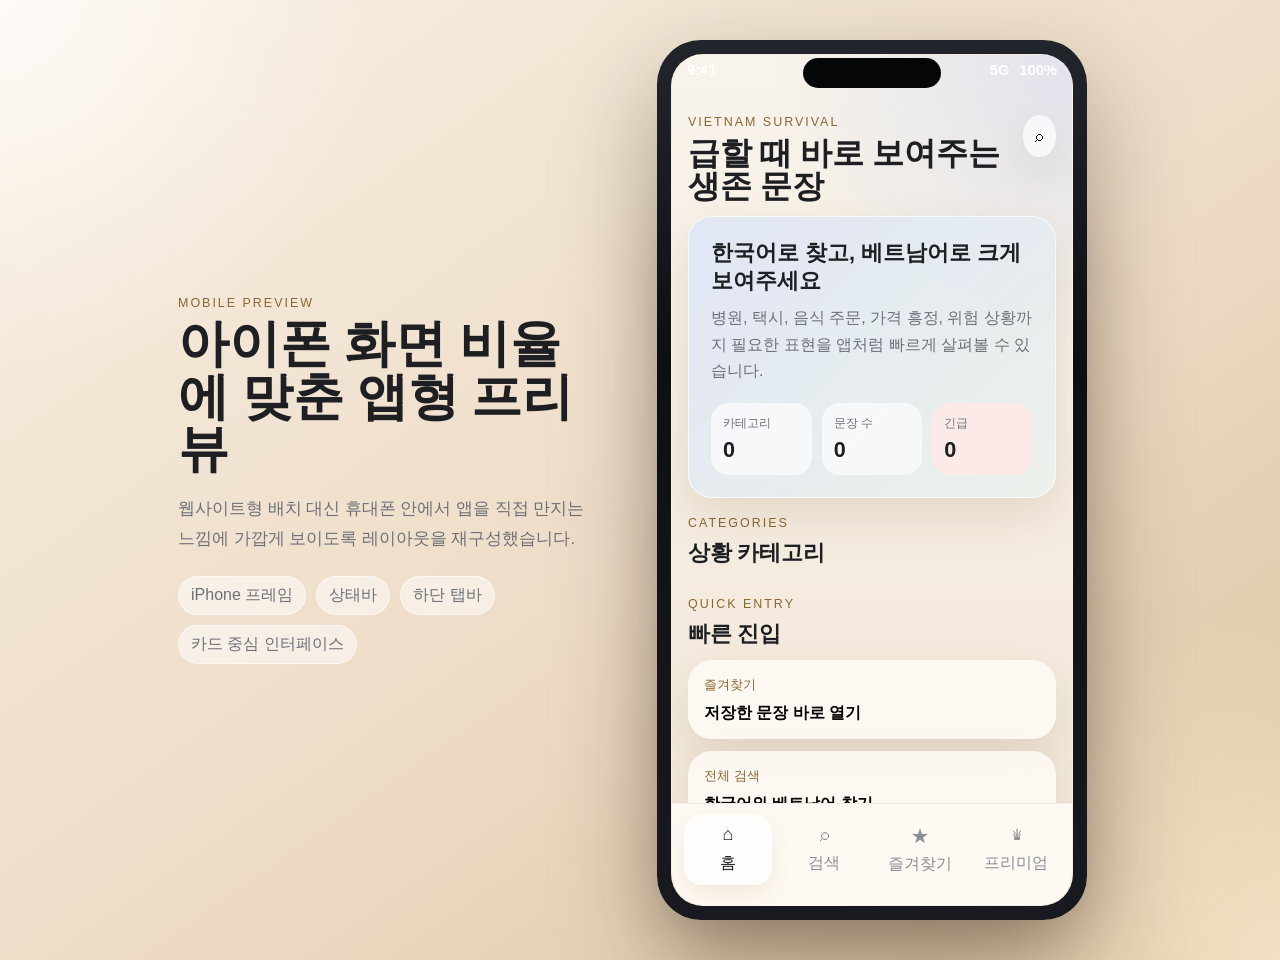
<file: docs/index.html>
<!doctype html>
<html lang="ko">
  <head>
    <meta charset="UTF-8" />
    <meta name="viewport" content="width=device-width, initial-scale=1.0" />
    <meta name="theme-color" content="#0f5c59" />
    <meta name="apple-mobile-web-app-capable" content="yes" />
    <meta name="apple-mobile-web-app-status-bar-style" content="default" />
    <meta name="apple-mobile-web-app-title" content="Viet Survival" />
    <title>Vietnam Survival Mobile Preview</title>
    <link rel="icon" type="image/png" sizes="32x32" href="./icons/favicon-32.png" />
    <link rel="icon" type="image/png" sizes="192x192" href="./icons/icon-192.png" />
    <link rel="apple-touch-icon" sizes="180x180" href="./icons/apple-touch-icon.png" />
    <link rel="manifest" href="./site.webmanifest" />
    <link rel="stylesheet" href="./mobile.css" />
  </head>
  <body>
    <div class="stage">
      <section class="intro">
        <p class="eyebrow">Mobile Preview</p>
        <h1>아이폰 화면 비율에 맞춘 앱형 프리뷰</h1>
        <p class="lead">
          웹사이트형 배치 대신 휴대폰 안에서 앱을 직접 만지는 느낌에 가깝게 보이도록 레이아웃을 재구성했습니다.
        </p>
        <div class="chips">
          <span>iPhone 프레임</span>
          <span>상태바</span>
          <span>하단 탭바</span>
          <span>카드 중심 인터페이스</span>
        </div>
      </section>

      <section class="device-wrap">
        <div class="device-glow"></div>
        <div class="device">
          <div class="device-notch"></div>

          <header class="statusbar">
            <span>9:41</span>
            <div class="status-icons">
              <span>5G</span>
              <span>100%</span>
            </div>
          </header>

          <div class="device-screen">
            <main class="screen-content">
              <section class="page is-active" data-page="home">
                <div class="page-header">
                  <div>
                    <p class="eyebrow">Vietnam Survival</p>
                    <h2>급할 때 바로 보여주는 생존 문장</h2>
                  </div>
                  <button class="icon-button" id="showAllPhrasesButton" aria-label="전체 문장 보기">⌕</button>
                </div>

                <section class="hero-card">
                  <p class="hero-title">한국어로 찾고, 베트남어로 크게 보여주세요</p>
                  <p class="hero-copy">
                    병원, 택시, 음식 주문, 가격 흥정, 위험 상황까지 필요한 표현을 앱처럼 빠르게 살펴볼 수 있습니다.
                  </p>

                  <div class="hero-stats">
                    <div class="mini-stat">
                      <span>카테고리</span>
                      <strong id="categoryCount">0</strong>
                    </div>
                    <div class="mini-stat">
                      <span>문장 수</span>
                      <strong id="phraseCount">0</strong>
                    </div>
                    <div class="mini-stat alert">
                      <span>긴급</span>
                      <strong id="emergencyCount">0</strong>
                    </div>
                  </div>
                </section>

                <section class="section-block">
                  <div class="section-header">
                    <div>
                      <p class="eyebrow">Categories</p>
                      <h3>상황 카테고리</h3>
                    </div>
                  </div>
                  <div id="categoryGrid" class="category-grid"></div>
                </section>

                <section class="section-block">
                  <div class="section-header">
                    <div>
                      <p class="eyebrow">Quick Entry</p>
                      <h3>빠른 진입</h3>
                    </div>
                  </div>
                  <div class="quick-grid">
                    <button class="quick-card" data-jump-tab="favorites">
                      <span>즐겨찾기</span>
                      <strong>저장한 문장 바로 열기</strong>
                    </button>
                    <button class="quick-card" data-jump-tab="search">
                      <span>전체 검색</span>
                      <strong>한국어와 베트남어 찾기</strong>
                    </button>
                    <button class="quick-card" data-jump-tab="premium">
                      <span>프리미엄</span>
                      <strong>확장 기능 자리 보기</strong>
                    </button>
                  </div>
                </section>
              </section>

              <section class="page" data-page="search">
                <div class="page-header">
                  <div>
                    <p class="eyebrow">Search</p>
                    <h2>전체 검색</h2>
                  </div>
                </div>

                <section class="toolbar-card">
                  <input id="searchInput" type="search" placeholder="한국어 또는 베트남어 검색" />
                  <select id="categoryFilter">
                    <option value="all">전체 카테고리</option>
                  </select>
                </section>

                <div id="searchSummary" class="summary-text"></div>
                <div id="searchResults" class="phrase-list"></div>
              </section>

              <section class="page" data-page="favorites">
                <div class="page-header">
                  <div>
                    <p class="eyebrow">Favorites</p>
                    <h2>즐겨찾기</h2>
                  </div>
                </div>

                <div id="favoritesSummary" class="summary-text"></div>
                <div id="favoritesList" class="phrase-list"></div>
              </section>

              <section class="page" data-page="premium">
                <div class="page-header">
                  <div>
                    <p class="eyebrow">Premium</p>
                    <h2>프리미엄</h2>
                  </div>
                </div>

                <section class="premium-card">
                  <p class="eyebrow">Placeholder</p>
                  <h3>향후 확장 기능 자리</h3>
                  <p>
                    AI 상황 추천, 오프라인 팩, 구독/광고 구조 같은 후속 기능을 이 탭에서 검토할 수 있도록
                    자리를 남겨두었습니다.
                  </p>
                </section>
              </section>
            </main>

            <nav class="tabbar">
              <button class="nav-button is-active" data-tab="home">
                <span class="nav-icon">⌂</span>
                <span>홈</span>
              </button>
              <button class="nav-button" data-tab="search">
                <span class="nav-icon">⌕</span>
                <span>검색</span>
              </button>
              <button class="nav-button" data-tab="favorites">
                <span class="nav-icon">★</span>
                <span>즐겨찾기</span>
              </button>
              <button class="nav-button" data-tab="premium">
                <span class="nav-icon">♛</span>
                <span>프리미엄</span>
              </button>
            </nav>
          </div>
        </div>
      </section>
    </div>

    <dialog id="phraseDialog" class="dialog">
      <article class="dialog-card">
        <button class="dialog-close" id="closeDialogButton" aria-label="닫기">×</button>
        <div id="dialogContent"></div>
      </article>
    </dialog>

    <script type="module" src="./mobile.js"></script>
  </body>
</html>
</file>
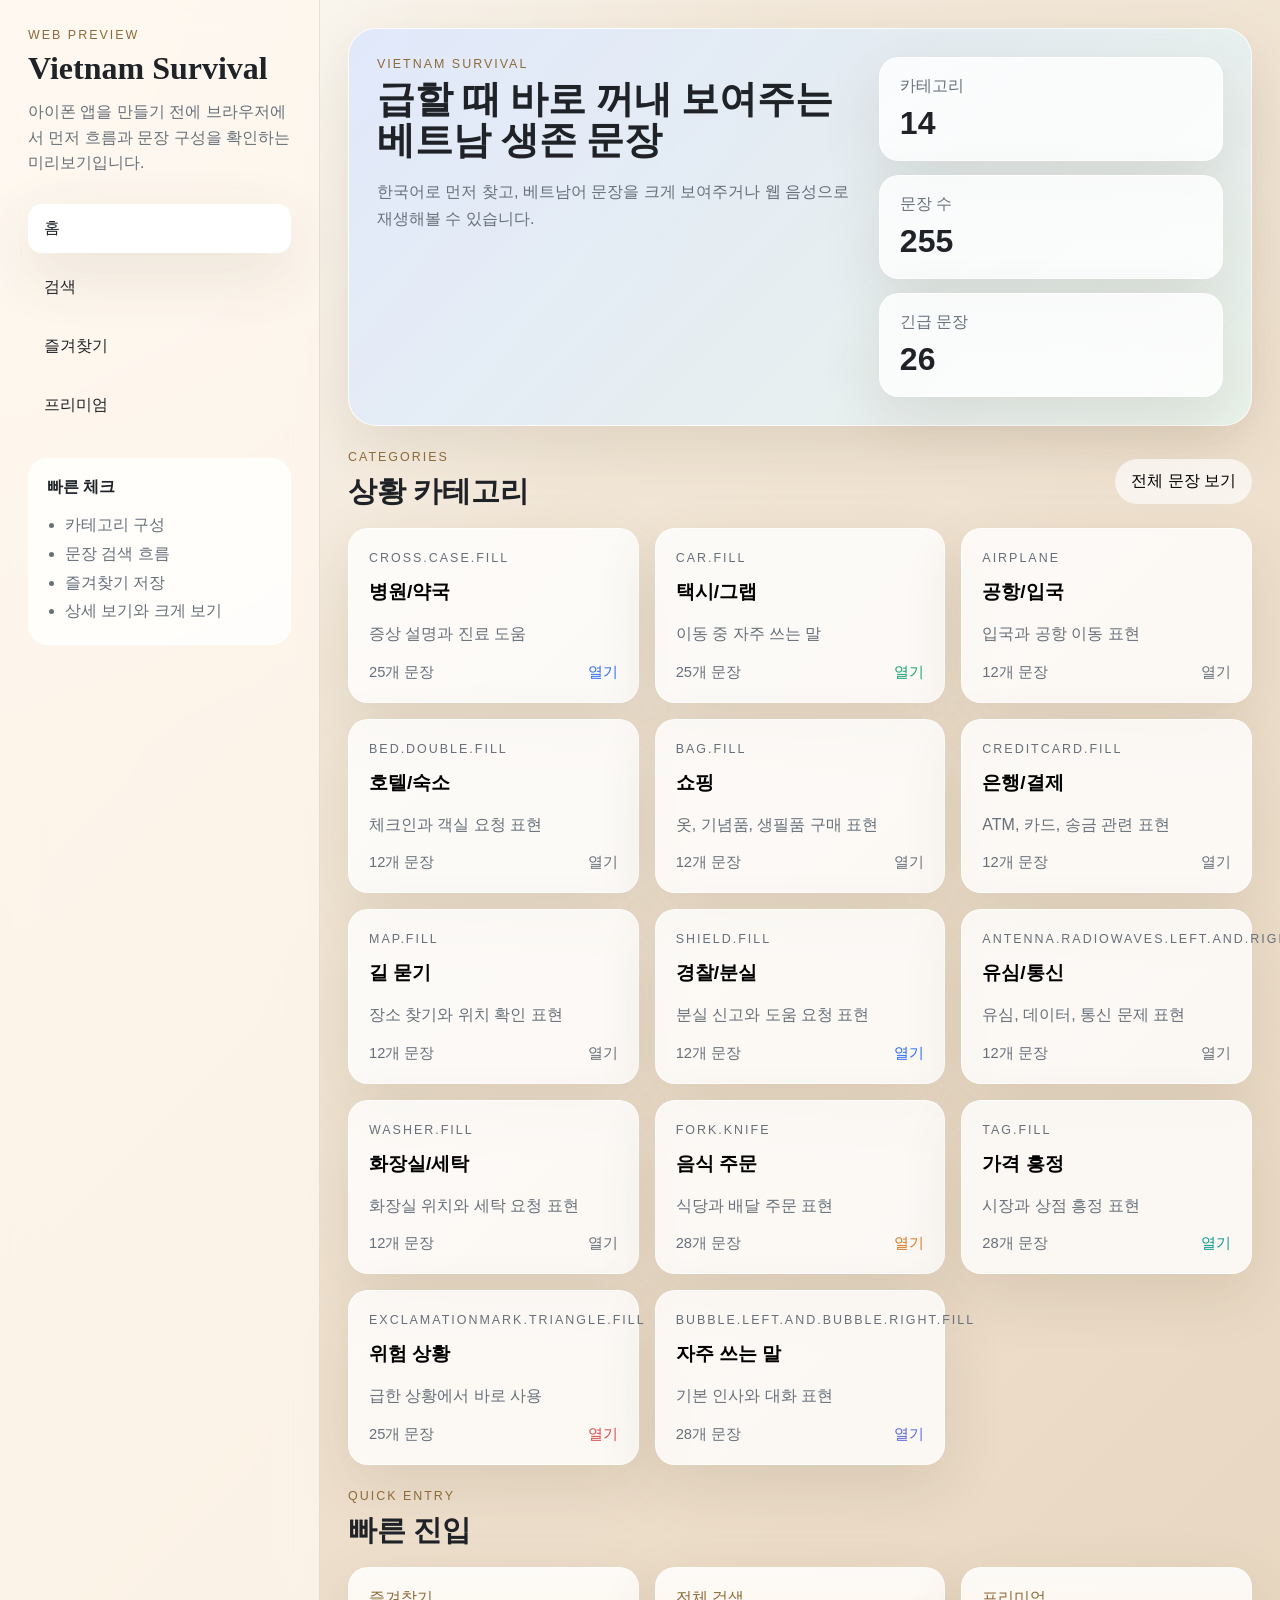
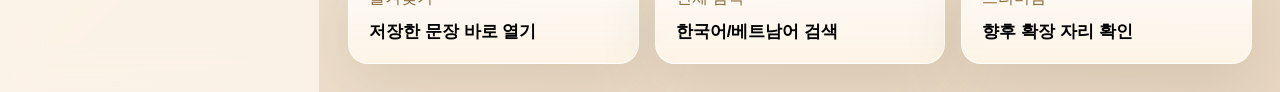
<file: web-preview/index.html>
<!doctype html>
<html lang="ko">
  <head>
    <meta charset="UTF-8" />
    <meta name="viewport" content="width=device-width, initial-scale=1.0" />
    <title>Vietnam Survival Web Preview</title>
    <link rel="stylesheet" href="./styles.css" />
  </head>
  <body>
    <div class="shell">
      <aside class="sidebar">
        <div class="brand">
          <p class="eyebrow">Web Preview</p>
          <h1>Vietnam Survival</h1>
          <p class="brand-copy">
            아이폰 앱을 만들기 전에 브라우저에서 먼저 흐름과 문장 구성을 확인하는 미리보기입니다.
          </p>
        </div>

        <nav class="nav">
          <button class="nav-button is-active" data-tab="home">홈</button>
          <button class="nav-button" data-tab="search">검색</button>
          <button class="nav-button" data-tab="favorites">즐겨찾기</button>
          <button class="nav-button" data-tab="premium">프리미엄</button>
        </nav>

        <section class="panel">
          <h2>빠른 체크</h2>
          <ul class="meta-list">
            <li>카테고리 구성</li>
            <li>문장 검색 흐름</li>
            <li>즐겨찾기 저장</li>
            <li>상세 보기와 크게 보기</li>
          </ul>
        </section>
      </aside>

      <main class="content">
        <section class="page is-active" data-page="home">
          <section class="hero">
            <div>
              <p class="eyebrow">Vietnam Survival</p>
              <h2>급할 때 바로 꺼내 보여주는 베트남 생존 문장</h2>
              <p class="hero-copy">
                한국어로 먼저 찾고, 베트남어 문장을 크게 보여주거나 웹 음성으로 재생해볼 수 있습니다.
              </p>
            </div>
            <div class="hero-stats">
              <div class="stat-card">
                <span class="stat-label">카테고리</span>
                <strong id="categoryCount">0</strong>
              </div>
              <div class="stat-card">
                <span class="stat-label">문장 수</span>
                <strong id="phraseCount">0</strong>
              </div>
              <div class="stat-card">
                <span class="stat-label">긴급 문장</span>
                <strong id="emergencyCount">0</strong>
              </div>
            </div>
          </section>

          <section class="section">
            <div class="section-heading">
              <div>
                <p class="eyebrow">Categories</p>
                <h3>상황 카테고리</h3>
              </div>
              <button class="ghost-button" id="showAllPhrasesButton">전체 문장 보기</button>
            </div>
            <div id="categoryGrid" class="category-grid"></div>
          </section>

          <section class="section">
            <div class="section-heading">
              <div>
                <p class="eyebrow">Quick Entry</p>
                <h3>빠른 진입</h3>
              </div>
            </div>
            <div class="quick-grid">
              <button class="quick-card" data-jump-tab="favorites">
                <span>즐겨찾기</span>
                <strong>저장한 문장 바로 열기</strong>
              </button>
              <button class="quick-card" data-jump-tab="search">
                <span>전체 검색</span>
                <strong>한국어/베트남어 검색</strong>
              </button>
              <button class="quick-card" data-jump-tab="premium">
                <span>프리미엄</span>
                <strong>향후 확장 자리 확인</strong>
              </button>
            </div>
          </section>
        </section>

        <section class="page" data-page="search">
          <section class="search-toolbar">
            <input id="searchInput" type="search" placeholder="한국어 또는 베트남어 검색" />
            <select id="categoryFilter">
              <option value="all">전체 카테고리</option>
            </select>
          </section>
          <div id="searchSummary" class="summary-text"></div>
          <div id="searchResults" class="phrase-list"></div>
        </section>

        <section class="page" data-page="favorites">
          <section class="section-heading">
            <div>
              <p class="eyebrow">Favorites</p>
              <h3>즐겨찾기</h3>
            </div>
          </section>
          <div id="favoritesSummary" class="summary-text"></div>
          <div id="favoritesList" class="phrase-list"></div>
        </section>

        <section class="page" data-page="premium">
          <section class="premium-card">
            <p class="eyebrow">Placeholder</p>
            <h3>프리미엄 기능 자리</h3>
            <p>
              AI 상황 추천, 오프라인 팩 확장, 광고/구독 구조 같은 후속 기능을 이 자리에서 검토할 수 있게
              구성했습니다.
            </p>
          </section>
        </section>
      </main>
    </div>

    <dialog id="phraseDialog" class="dialog">
      <article class="dialog-card">
        <button class="dialog-close" id="closeDialogButton" aria-label="닫기">×</button>
        <div id="dialogContent"></div>
      </article>
    </dialog>

    <script type="module" src="./app.js"></script>
  </body>
  </html>
</file>
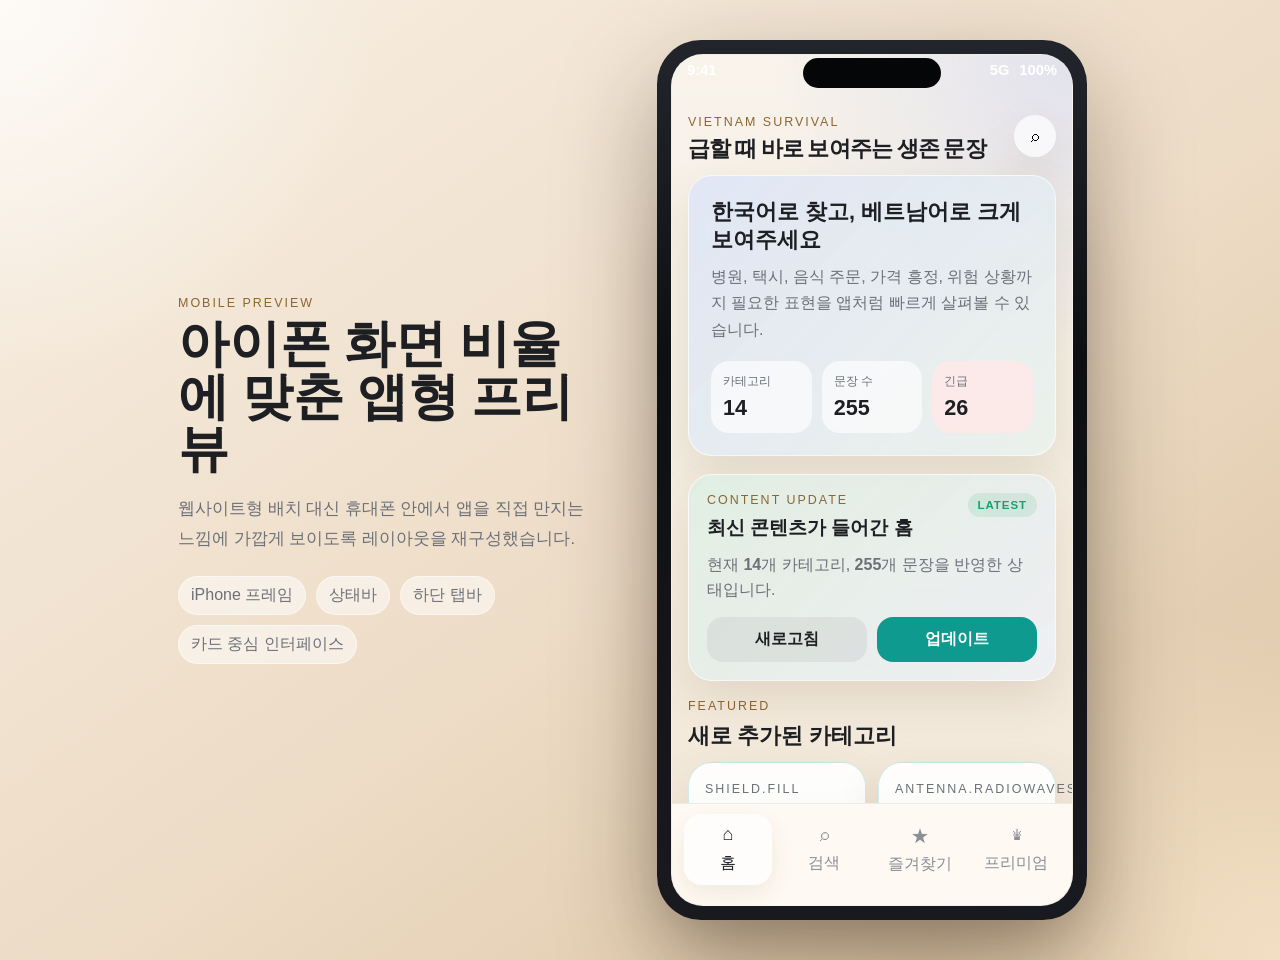
<file: docs/mobile.html>
<!doctype html>
<html lang="ko">
  <head>
    <meta charset="UTF-8" />
    <meta name="viewport" content="width=device-width, initial-scale=1.0" />
    <meta name="theme-color" content="#0f5c59" />
    <meta name="apple-mobile-web-app-capable" content="yes" />
    <meta name="apple-mobile-web-app-status-bar-style" content="default" />
    <meta name="apple-mobile-web-app-title" content="Viet Survival" />
    <title>Vietnam Survival Mobile Preview</title>
    <link rel="icon" type="image/png" sizes="32x32" href="./icons/favicon-32.png" />
    <link rel="icon" type="image/png" sizes="192x192" href="./icons/icon-192.png" />
    <link rel="apple-touch-icon" sizes="180x180" href="./icons/apple-touch-icon.png" />
    <link rel="manifest" href="./site.webmanifest" />
    <link rel="stylesheet" href="./mobile.css" />
  </head>
  <body>
    <div class="stage">
      <section class="intro">
        <p class="eyebrow">Mobile Preview</p>
        <h1>아이폰 화면 비율에 맞춘 앱형 프리뷰</h1>
        <p class="lead">
          웹사이트형 배치 대신 휴대폰 안에서 앱을 직접 만지는 느낌에 가깝게 보이도록 레이아웃을 재구성했습니다.
        </p>
        <div class="chips">
          <span>iPhone 프레임</span>
          <span>상태바</span>
          <span>하단 탭바</span>
          <span>카드 중심 인터페이스</span>
        </div>
      </section>

      <section class="device-wrap">
        <div class="device-glow"></div>
        <div class="device">
          <div class="device-notch"></div>

          <header class="statusbar">
            <span>9:41</span>
            <div class="status-icons">
              <span>5G</span>
              <span>100%</span>
            </div>
          </header>

          <div class="device-screen">
            <main class="screen-content">
              <section class="page is-active" data-page="home">
                <div class="page-header home-header">
                  <div>
                    <p class="eyebrow">Vietnam Survival</p>
                    <h2>급할 때 바로 보여주는 생존 문장</h2>
                  </div>
                  <button class="icon-button" id="showAllPhrasesButton" aria-label="전체 문장 보기">⌕</button>
                </div>

                <section class="hero-card">
                  <p class="hero-title">한국어로 찾고, 베트남어로 크게 보여주세요</p>
                  <p class="hero-copy">
                    병원, 택시, 음식 주문, 가격 흥정, 위험 상황까지 필요한 표현을 앱처럼 빠르게 살펴볼 수 있습니다.
                  </p>

                  <div class="hero-stats">
                    <div class="mini-stat">
                      <span>카테고리</span>
                      <strong id="categoryCount">0</strong>
                    </div>
                    <div class="mini-stat">
                      <span>문장 수</span>
                      <strong id="phraseCount">0</strong>
                    </div>
                    <div class="mini-stat alert">
                      <span>긴급</span>
                      <strong id="emergencyCount">0</strong>
                    </div>
                  </div>
                </section>

                <section class="section-block">
                  <div class="update-card">
                    <div class="update-top">
                      <div>
                        <p class="eyebrow">Content Update</p>
                        <h3>최신 콘텐츠가 들어간 홈</h3>
                      </div>
                      <span class="update-badge">LATEST</span>
                    </div>
                    <p class="update-copy">
                      현재 <strong id="updateCategoryCount">0</strong>개 카테고리, <strong id="updatePhraseCount">0</strong>개 문장을 반영한 상태입니다.
                    </p>
                    <div class="update-actions">
                      <button class="update-action" id="refreshHomeButton">새로고침</button>
                      <button class="update-action primary" id="showUpdatesButton">업데이트</button>
                    </div>
                  </div>
                </section>

                <section class="section-block">
                  <div class="section-header">
                    <div>
                      <p class="eyebrow">Featured</p>
                      <h3>새로 추가된 카테고리</h3>
                    </div>
                  </div>
                  <div id="featuredCategoryGrid" class="category-grid"></div>
                </section>

                <section class="section-block">
                  <div class="section-header">
                    <div>
                      <p class="eyebrow">Categories</p>
                      <h3>전체 카테고리</h3>
                    </div>
                  </div>
                  <div id="categoryGrid" class="category-grid"></div>
                </section>

                <section class="section-block">
                  <div class="section-header">
                    <div>
                      <p class="eyebrow">Quick Entry</p>
                      <h3>빠른 진입</h3>
                    </div>
                  </div>
                  <div class="quick-grid">
                    <button class="quick-card" data-jump-tab="favorites">
                      <span>즐겨찾기</span>
                      <strong>저장한 문장 바로 열기</strong>
                    </button>
                    <button class="quick-card" data-jump-tab="search">
                      <span>전체 검색</span>
                      <strong>한국어와 베트남어 찾기</strong>
                    </button>
                    <button class="quick-card" data-jump-tab="premium">
                      <span>프리미엄</span>
                      <strong>확장 기능 자리 보기</strong>
                    </button>
                  </div>
                </section>
              </section>

              <section class="page" data-page="search">
                <div class="page-header">
                  <div>
                    <p class="eyebrow">Search</p>
                    <h2>전체 검색</h2>
                  </div>
                </div>

                <section class="toolbar-card">
                  <input id="searchInput" type="search" placeholder="한국어 또는 베트남어 검색" />
                  <select id="categoryFilter">
                    <option value="all">전체 카테고리</option>
                  </select>
                </section>

                <div id="searchSummary" class="summary-text"></div>
                <div id="searchResults" class="phrase-list"></div>
              </section>

              <section class="page" data-page="favorites">
                <div class="page-header">
                  <div>
                    <p class="eyebrow">Favorites</p>
                    <h2>즐겨찾기</h2>
                  </div>
                </div>

                <div id="favoritesSummary" class="summary-text"></div>
                <div id="favoritesList" class="phrase-list"></div>
              </section>

              <section class="page" data-page="premium">
                <div class="page-header">
                  <div>
                    <p class="eyebrow">Premium</p>
                    <h2>프리미엄</h2>
                  </div>
                </div>

                <section class="premium-card">
                  <p class="eyebrow">Placeholder</p>
                  <h3>향후 확장 기능 자리</h3>
                  <p>
                    AI 상황 추천, 오프라인 팩, 구독/광고 구조 같은 후속 기능을 이 탭에서 검토할 수 있도록
                    자리를 남겨두었습니다.
                  </p>
                </section>
              </section>
            </main>

            <nav class="tabbar">
              <button class="nav-button is-active" data-tab="home">
                <span class="nav-icon">⌂</span>
                <span>홈</span>
              </button>
              <button class="nav-button" data-tab="search">
                <span class="nav-icon">⌕</span>
                <span>검색</span>
              </button>
              <button class="nav-button" data-tab="favorites">
                <span class="nav-icon">★</span>
                <span>즐겨찾기</span>
              </button>
              <button class="nav-button" data-tab="premium">
                <span class="nav-icon">♛</span>
                <span>프리미엄</span>
              </button>
            </nav>
          </div>
        </div>
      </section>
    </div>

    <dialog id="phraseDialog" class="dialog">
      <article class="dialog-card">
        <button class="dialog-close" id="closeDialogButton" aria-label="닫기">×</button>
        <div id="dialogContent"></div>
      </article>
    </dialog>

    <script type="module" src="./mobile.js"></script>
  </body>
</html>
</file>
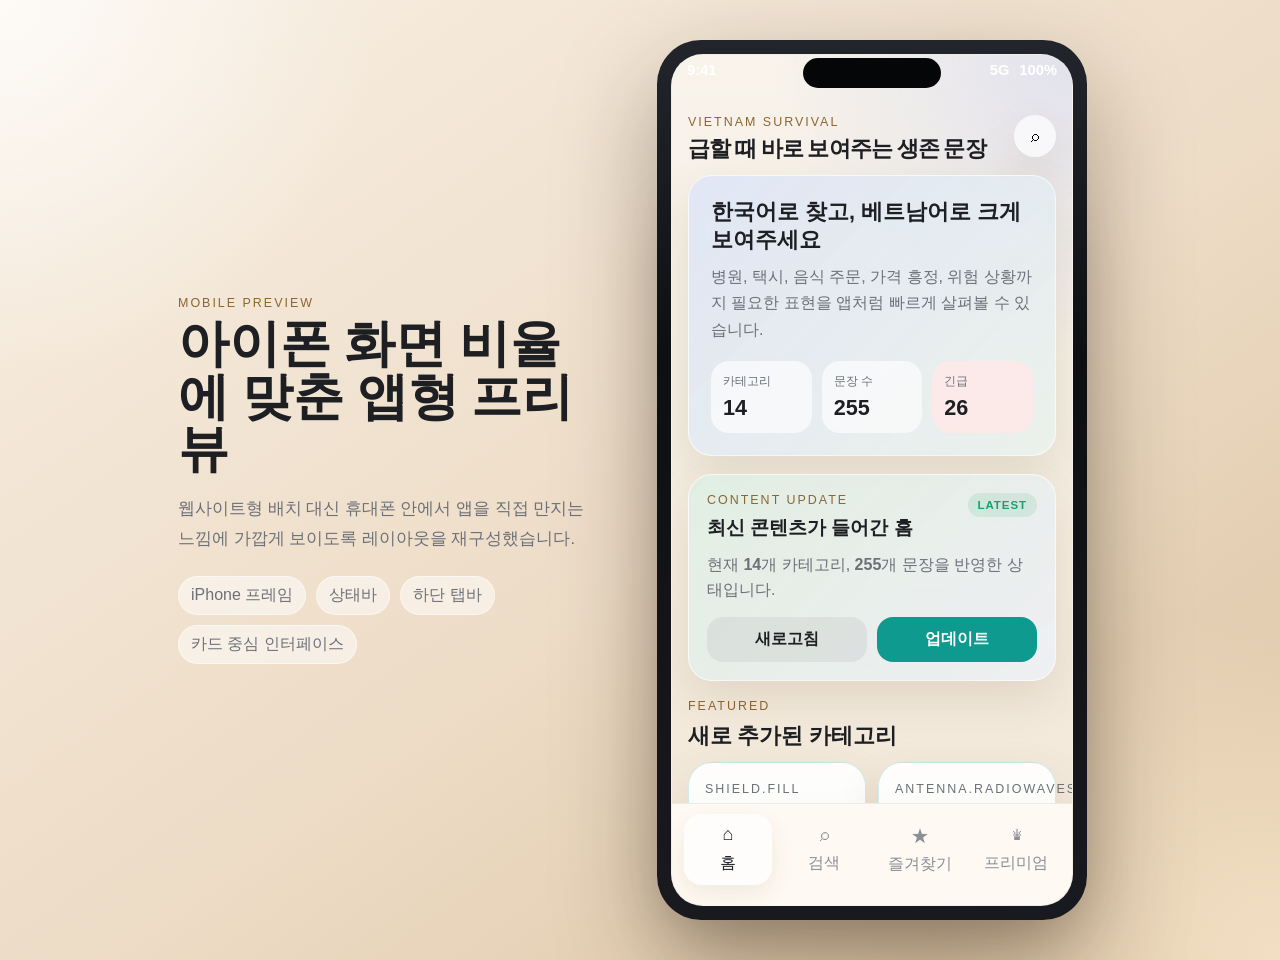
<file: web-preview/mobile.html>
<!doctype html>
<html lang="ko">
  <head>
    <meta charset="UTF-8" />
    <meta name="viewport" content="width=device-width, initial-scale=1.0" />
    <title>Vietnam Survival Mobile Preview</title>
    <link rel="stylesheet" href="./mobile.css" />
  </head>
  <body>
    <div class="stage">
      <section class="intro">
        <p class="eyebrow">Mobile Preview</p>
        <h1>아이폰 화면 비율에 맞춘 앱형 프리뷰</h1>
        <p class="lead">
          웹사이트형 배치 대신 휴대폰 안에서 앱을 직접 만지는 느낌에 가깝게 보이도록 레이아웃을 재구성했습니다.
        </p>
        <div class="chips">
          <span>iPhone 프레임</span>
          <span>상태바</span>
          <span>하단 탭바</span>
          <span>카드 중심 인터페이스</span>
        </div>
      </section>

      <section class="device-wrap">
        <div class="device-glow"></div>
        <div class="device">
          <div class="device-notch"></div>

          <header class="statusbar">
            <span>9:41</span>
            <div class="status-icons">
              <span>5G</span>
              <span>100%</span>
            </div>
          </header>

          <div class="device-screen">
            <main class="screen-content">
              <section class="page is-active" data-page="home">
                <div class="page-header home-header">
                  <div>
                    <p class="eyebrow">Vietnam Survival</p>
                    <h2>급할 때 바로 보여주는 생존 문장</h2>
                  </div>
                  <button class="icon-button" id="showAllPhrasesButton" aria-label="전체 문장 보기">⌕</button>
                </div>

                <section class="hero-card">
                  <p class="hero-title">한국어로 찾고, 베트남어로 크게 보여주세요</p>
                  <p class="hero-copy">
                    병원, 택시, 음식 주문, 가격 흥정, 위험 상황까지 필요한 표현을 앱처럼 빠르게 살펴볼 수 있습니다.
                  </p>

                  <div class="hero-stats">
                    <div class="mini-stat">
                      <span>카테고리</span>
                      <strong id="categoryCount">0</strong>
                    </div>
                    <div class="mini-stat">
                      <span>문장 수</span>
                      <strong id="phraseCount">0</strong>
                    </div>
                    <div class="mini-stat alert">
                      <span>긴급</span>
                      <strong id="emergencyCount">0</strong>
                    </div>
                  </div>
                </section>

                <section class="section-block">
                  <div class="update-card">
                    <div class="update-top">
                      <div>
                        <p class="eyebrow">Content Update</p>
                        <h3>최신 콘텐츠가 들어간 홈</h3>
                      </div>
                      <span class="update-badge">LATEST</span>
                    </div>
                    <p class="update-copy">
                      현재 <strong id="updateCategoryCount">0</strong>개 카테고리, <strong id="updatePhraseCount">0</strong>개 문장을 반영한 상태입니다.
                    </p>
                    <div class="update-actions">
                      <button class="update-action" id="refreshHomeButton">새로고침</button>
                      <button class="update-action primary" id="showUpdatesButton">업데이트</button>
                    </div>
                  </div>
                </section>

                <section class="section-block">
                  <div class="section-header">
                    <div>
                      <p class="eyebrow">Featured</p>
                      <h3>새로 추가된 카테고리</h3>
                    </div>
                  </div>
                  <div id="featuredCategoryGrid" class="category-grid"></div>
                </section>

                <section class="section-block">
                  <div class="section-header">
                    <div>
                      <p class="eyebrow">Categories</p>
                      <h3>전체 카테고리</h3>
                    </div>
                  </div>
                  <div id="categoryGrid" class="category-grid"></div>
                </section>

                <section class="section-block">
                  <div class="section-header">
                    <div>
                      <p class="eyebrow">Quick Entry</p>
                      <h3>빠른 진입</h3>
                    </div>
                  </div>
                  <div class="quick-grid">
                    <button class="quick-card" data-jump-tab="favorites">
                      <span>즐겨찾기</span>
                      <strong>저장한 문장 바로 열기</strong>
                    </button>
                    <button class="quick-card" data-jump-tab="search">
                      <span>전체 검색</span>
                      <strong>한국어와 베트남어 찾기</strong>
                    </button>
                    <button class="quick-card" data-jump-tab="premium">
                      <span>프리미엄</span>
                      <strong>확장 기능 자리 보기</strong>
                    </button>
                  </div>
                </section>
              </section>

              <section class="page" data-page="search">
                <div class="page-header">
                  <div>
                    <p class="eyebrow">Search</p>
                    <h2>전체 검색</h2>
                  </div>
                </div>

                <section class="toolbar-card">
                  <input id="searchInput" type="search" placeholder="한국어 또는 베트남어 검색" />
                  <select id="categoryFilter">
                    <option value="all">전체 카테고리</option>
                  </select>
                </section>

                <div id="searchSummary" class="summary-text"></div>
                <div id="searchResults" class="phrase-list"></div>
              </section>

              <section class="page" data-page="favorites">
                <div class="page-header">
                  <div>
                    <p class="eyebrow">Favorites</p>
                    <h2>즐겨찾기</h2>
                  </div>
                </div>

                <div id="favoritesSummary" class="summary-text"></div>
                <div id="favoritesList" class="phrase-list"></div>
              </section>

              <section class="page" data-page="premium">
                <div class="page-header">
                  <div>
                    <p class="eyebrow">Premium</p>
                    <h2>프리미엄</h2>
                  </div>
                </div>

                <section class="premium-card">
                  <p class="eyebrow">Placeholder</p>
                  <h3>향후 확장 기능 자리</h3>
                  <p>
                    AI 상황 추천, 오프라인 팩, 구독/광고 구조 같은 후속 기능을 이 탭에서 검토할 수 있도록
                    자리를 남겨두었습니다.
                  </p>
                </section>
              </section>
            </main>

            <nav class="tabbar">
              <button class="nav-button is-active" data-tab="home">
                <span class="nav-icon">⌂</span>
                <span>홈</span>
              </button>
              <button class="nav-button" data-tab="search">
                <span class="nav-icon">⌕</span>
                <span>검색</span>
              </button>
              <button class="nav-button" data-tab="favorites">
                <span class="nav-icon">★</span>
                <span>즐겨찾기</span>
              </button>
              <button class="nav-button" data-tab="premium">
                <span class="nav-icon">♛</span>
                <span>프리미엄</span>
              </button>
            </nav>
          </div>
        </div>
      </section>
    </div>

    <dialog id="phraseDialog" class="dialog">
      <article class="dialog-card">
        <button class="dialog-close" id="closeDialogButton" aria-label="닫기">×</button>
        <div id="dialogContent"></div>
      </article>
    </dialog>

    <script type="module" src="./mobile.js"></script>
  </body>
</html>
</file>
<file: docs/mobile.css>
:root {
  --surface: rgba(255, 252, 247, 0.82);
  --text: #1d1f23;
  --muted: #6d7078;
  --line: rgba(29, 31, 35, 0.08);
  --shadow-soft: 0 18px 45px rgba(93, 62, 25, 0.12);
  --shadow-phone: 0 40px 100px rgba(37, 24, 10, 0.35);
  --blue: #2f6df6;
  --green: #18a06e;
  --orange: #d97822;
  --teal: #0f9a90;
  --red: #d54f4f;
  --indigo: #5a66da;
}

* {
  box-sizing: border-box;
}

html,
body {
  margin: 0;
  min-height: 100%;
}

body {
  font-family: "Segoe UI", "Apple SD Gothic Neo", sans-serif;
  color: var(--text);
  background:
    radial-gradient(circle at top left, rgba(255, 255, 255, 0.72), transparent 24%),
    radial-gradient(circle at bottom right, rgba(255, 240, 214, 0.65), transparent 22%),
    linear-gradient(145deg, #f8efe3, #eddcc6 55%, #dcc2a1);
}

button,
input,
select {
  font: inherit;
}

.stage {
  min-height: 100vh;
  display: grid;
  grid-template-columns: minmax(280px, 420px) minmax(320px, 460px);
  justify-content: center;
  gap: 44px;
  padding: 40px 24px;
  align-items: center;
}

.intro h1,
.page-header h2,
.section-header h3,
.premium-card h3 {
  font-family: Georgia, "Times New Roman", serif;
}

.intro h1 {
  margin: 0;
  font-size: clamp(2.1rem, 4vw, 3.8rem);
  line-height: 1.03;
}

.lead {
  margin: 18px 0 0;
  color: var(--muted);
  line-height: 1.8;
  font-size: 1.04rem;
}

.eyebrow {
  margin: 0 0 8px;
  font-size: 0.78rem;
  text-transform: uppercase;
  letter-spacing: 0.16em;
  color: #8c6632;
}

.chips {
  display: flex;
  flex-wrap: wrap;
  gap: 10px;
  margin-top: 22px;
}

.chips span,
.chip {
  padding: 8px 12px;
  border-radius: 999px;
  background: rgba(255, 255, 255, 0.5);
  color: var(--muted);
  border: 1px solid rgba(255, 255, 255, 0.48);
}

.device-wrap {
  position: relative;
  display: grid;
  place-items: center;
}

.device-glow {
  position: absolute;
  inset: auto 24px -14px 24px;
  height: 82%;
  border-radius: 48px;
  background: rgba(35, 23, 14, 0.2);
  filter: blur(28px);
}

.device {
  position: relative;
  width: min(100%, 430px);
  aspect-ratio: 430 / 880;
  border-radius: 44px;
  padding: 14px;
  background: linear-gradient(180deg, #22252b, #0d0f12 36%, #191a1f 100%);
  box-shadow: var(--shadow-phone);
}

.device-notch {
  position: absolute;
  top: 18px;
  left: 50%;
  transform: translateX(-50%);
  width: 138px;
  height: 30px;
  border-radius: 18px;
  background: #050607;
  z-index: 3;
}

.statusbar {
  position: absolute;
  top: 22px;
  left: 30px;
  right: 30px;
  z-index: 2;
  display: flex;
  justify-content: space-between;
  align-items: center;
  color: white;
  font-size: 0.92rem;
  font-weight: 600;
}

.status-icons {
  display: flex;
  gap: 10px;
}

.device-screen {
  height: 100%;
  overflow: hidden;
  border-radius: 32px;
  background:
    radial-gradient(circle at top right, rgba(75, 117, 255, 0.13), transparent 32%),
    linear-gradient(180deg, #f8f3eb, #f5ede1 52%, #f2e7d8);
  border: 1px solid rgba(255, 255, 255, 0.2);
  display: grid;
  grid-template-rows: 1fr auto;
}

.screen-content {
  padding: 60px 16px 14px;
  overflow-y: auto;
}

.page {
  display: none;
}

.page.is-active {
  display: block;
}

.page-header {
  display: flex;
  align-items: start;
  justify-content: space-between;
  gap: 12px;
  margin-bottom: 14px;
}

.page-header h2 {
  margin: 0;
  font-size: 2rem;
  line-height: 1.02;
}

.home-header h2 {
  font-size: 1.38rem;
  line-height: 1.08;
  letter-spacing: -0.04em;
  white-space: nowrap;
}

.icon-button {
  width: 42px;
  height: 42px;
  border: 0;
  border-radius: 50%;
  background: rgba(255, 255, 255, 0.7);
  box-shadow: var(--shadow-soft);
  cursor: pointer;
}

.hero-card,
.update-card,
.toolbar-card,
.premium-card,
.category-card,
.quick-card,
.phrase-card,
.empty-card {
  border-radius: 24px;
  background: var(--surface);
  border: 1px solid rgba(255, 255, 255, 0.66);
  box-shadow: var(--shadow-soft);
  backdrop-filter: blur(14px);
}

.hero-card {
  padding: 22px;
  background:
    linear-gradient(135deg, rgba(47, 109, 246, 0.14), rgba(15, 154, 144, 0.08)),
    var(--surface);
}

.update-card {
  padding: 18px;
  background:
    linear-gradient(135deg, rgba(24, 160, 110, 0.12), rgba(47, 109, 246, 0.07)),
    var(--surface);
}

.update-top {
  display: flex;
  align-items: start;
  justify-content: space-between;
  gap: 10px;
}

.update-top h3 {
  margin: 0;
  font-size: 1.18rem;
}

.update-badge {
  padding: 6px 10px;
  border-radius: 999px;
  background: rgba(24, 160, 110, 0.12);
  color: var(--green);
  font-size: 0.72rem;
  font-weight: 800;
  letter-spacing: 0.08em;
}

.update-copy {
  margin: 12px 0 14px;
  color: var(--muted);
  line-height: 1.55;
}

.update-actions {
  display: grid;
  grid-template-columns: 1fr 1fr;
  gap: 10px;
}

.update-action {
  padding: 12px 14px;
  border: 0;
  border-radius: 16px;
  background: rgba(29, 31, 35, 0.06);
  color: var(--text);
  font-weight: 700;
  cursor: pointer;
}

.update-action.primary {
  background: var(--teal);
  color: white;
}

.hero-title {
  margin: 0;
  font-size: 1.35rem;
  font-weight: 800;
  line-height: 1.3;
}

.hero-copy,
.summary-text,
.category-card p,
.premium-card p,
.empty-card p {
  color: var(--muted);
  line-height: 1.65;
}

.hero-copy {
  margin: 10px 0 18px;
}

.hero-stats {
  display: grid;
  grid-template-columns: repeat(3, 1fr);
  gap: 10px;
}

.mini-stat {
  padding: 12px;
  border-radius: 18px;
  background: rgba(255, 255, 255, 0.64);
}

.mini-stat span {
  display: block;
  color: var(--muted);
  font-size: 0.76rem;
  margin-bottom: 5px;
}

.mini-stat strong {
  font-size: 1.35rem;
}

.mini-stat.alert {
  background: rgba(255, 232, 232, 0.82);
}

.section-block {
  margin-top: 18px;
}

.section-header {
  margin-bottom: 12px;
}

.section-header h3 {
  margin: 0;
  font-size: 1.35rem;
}

.category-grid {
  display: grid;
  grid-template-columns: repeat(2, minmax(0, 1fr));
  gap: 12px;
}

.quick-grid,
.phrase-list {
  display: grid;
  gap: 12px;
}

.category-card,
.quick-card,
.phrase-card,
.premium-card,
.empty-card,
.toolbar-card {
  padding: 16px;
}

.category-card,
.quick-card {
  text-align: left;
  border: 0;
  cursor: pointer;
}

.category-card h4,
.phrase-card h4 {
  margin: 6px 0 6px;
  font-size: 1.05rem;
}

.category-card.featured {
  border: 1px solid rgba(15, 154, 144, 0.18);
  background:
    linear-gradient(180deg, rgba(255, 255, 255, 0.95), rgba(232, 246, 241, 0.92));
}

.category-badge {
  display: inline-flex;
  align-items: center;
  margin-top: 10px;
  padding: 4px 8px;
  border-radius: 999px;
  background: rgba(15, 154, 144, 0.12);
  color: var(--teal);
  font-size: 0.72rem;
  font-weight: 800;
  letter-spacing: 0.05em;
}

.category-meta {
  margin-top: 10px;
  display: flex;
  justify-content: space-between;
  color: var(--muted);
  font-size: 0.9rem;
}

.quick-card span {
  display: block;
  color: #8c6632;
  margin-bottom: 8px;
  font-size: 0.83rem;
}

.quick-card strong {
  font-size: 1rem;
  line-height: 1.35;
}

.toolbar-card {
  display: grid;
  gap: 10px;
}

.toolbar-card input,
.toolbar-card select {
  width: 100%;
  padding: 14px 16px;
  border-radius: 16px;
  border: 1px solid var(--line);
  background: rgba(255, 255, 255, 0.78);
}

.summary-text {
  margin: 12px 2px 14px;
  font-size: 0.94rem;
}

.phrase-card.emergency {
  background: linear-gradient(180deg, rgba(255, 255, 255, 0.92), rgba(255, 236, 236, 0.94));
  border-color: rgba(213, 79, 79, 0.24);
}

.phrase-top,
.phrase-actions,
.dialog-actions,
.dialog-header {
  display: flex;
  align-items: center;
  justify-content: space-between;
  gap: 10px;
}

.chip {
  font-size: 0.8rem;
}

.chip.emergency {
  background: rgba(213, 79, 79, 0.12);
  color: var(--red);
}

.phrase-korean {
  margin: 14px 0 8px;
  color: var(--muted);
  font-size: 0.95rem;
  font-weight: 700;
}

.phrase-vietnamese {
  margin: 0;
  font-size: 1.5rem;
  line-height: 1.28;
}

.phrase-plain {
  margin: 9px 0 16px;
  color: var(--muted);
  line-height: 1.45;
}

.phrase-actions {
  flex-wrap: wrap;
}

.phrase-button {
  padding: 10px 12px;
  border-radius: 14px;
  border: 0;
  background: rgba(29, 31, 35, 0.06);
  cursor: pointer;
}

.phrase-button.primary {
  color: white;
}

.empty-card {
  text-align: center;
}

.tabbar {
  display: grid;
  grid-template-columns: repeat(4, 1fr);
  gap: 8px;
  padding: 10px 12px 20px;
  background: rgba(255, 251, 245, 0.92);
  border-top: 1px solid rgba(29, 31, 35, 0.06);
}

.nav-button {
  display: grid;
  justify-items: center;
  gap: 6px;
  padding: 10px 4px;
  border: 0;
  background: transparent;
  color: #8b8f96;
  border-radius: 18px;
  cursor: pointer;
}

.nav-button.is-active {
  color: var(--text);
  background: rgba(255, 255, 255, 0.78);
  box-shadow: 0 10px 25px rgba(93, 62, 25, 0.08);
}

.nav-icon {
  font-size: 1.12rem;
}

.dialog {
  width: min(760px, calc(100vw - 32px));
  border: 0;
  padding: 0;
  background: transparent;
}

.dialog::backdrop {
  background: rgba(20, 18, 17, 0.5);
  backdrop-filter: blur(8px);
}

.dialog-card {
  position: relative;
  padding: 24px;
  border-radius: 28px;
  background: #fffdf9;
  box-shadow: 0 24px 80px rgba(0, 0, 0, 0.2);
}

.dialog-close {
  position: absolute;
  top: 14px;
  right: 16px;
  width: 42px;
  height: 42px;
  border: 0;
  border-radius: 50%;
  background: rgba(29, 31, 35, 0.06);
  font-size: 1.5rem;
  cursor: pointer;
}

.dialog-display {
  margin: 18px 0;
  padding: 28px;
  border-radius: 24px;
  background: #111317;
  color: white;
  text-align: center;
}

.dialog-display .vietnamese {
  font-size: clamp(2rem, 5vw, 3.8rem);
  font-weight: 800;
  line-height: 1.2;
}

.dialog-display .plain {
  margin-top: 14px;
  font-size: 1.18rem;
  color: rgba(255, 255, 255, 0.76);
}

.dialog-display .korean {
  margin-top: 16px;
  color: rgba(255, 255, 255, 0.65);
}

@media (max-width: 980px) {
  .stage {
    grid-template-columns: 1fr;
    gap: 24px;
    padding: 24px 16px 32px;
  }

  .intro {
    max-width: 640px;
    margin: 0 auto;
    text-align: center;
  }

  .chips {
    justify-content: center;
  }
}

@media (max-width: 520px) {
  .device {
    width: 100%;
    border-radius: 32px;
    padding: 10px;
  }

  .device-screen {
    border-radius: 24px;
  }

  .device-notch {
    width: 112px;
    height: 26px;
    top: 14px;
  }

  .statusbar {
    top: 16px;
    left: 24px;
    right: 24px;
    font-size: 0.82rem;
  }

  .screen-content {
    padding: 52px 12px 10px;
  }

  .page-header h2 {
    font-size: 1.6rem;
  }

  .home-header h2 {
    font-size: 1.24rem;
  }

  .hero-stats,
  .category-grid {
    grid-template-columns: 1fr;
  }

  .update-actions {
    grid-template-columns: 1fr;
  }
}
</file>
<file: web-preview/styles.css>
:root {
  --bg: #f4efe5;
  --bg-strong: #efe4d1;
  --surface: rgba(255, 255, 255, 0.8);
  --surface-strong: #ffffff;
  --text: #1f2328;
  --muted: #67707a;
  --line: rgba(31, 35, 40, 0.1);
  --shadow: 0 20px 60px rgba(84, 65, 35, 0.12);
  --radius-xl: 28px;
  --radius-lg: 20px;
  --radius-md: 16px;
  --blue: #2f6df6;
  --green: #19a56f;
  --orange: #da7a24;
  --teal: #0f998f;
  --red: #d94d4d;
  --indigo: #5766d9;
}

* {
  box-sizing: border-box;
}

body {
  margin: 0;
  font-family: "Segoe UI", "Apple SD Gothic Neo", sans-serif;
  color: var(--text);
  background:
    radial-gradient(circle at top left, rgba(255, 255, 255, 0.75), transparent 36%),
    linear-gradient(135deg, #f7f0e4, #efe1cf 55%, #e8d7c1);
}

button,
input,
select {
  font: inherit;
}

.shell {
  min-height: 100vh;
  display: grid;
  grid-template-columns: 320px 1fr;
}

.sidebar {
  padding: 28px;
  border-right: 1px solid var(--line);
  background: rgba(255, 248, 239, 0.78);
  backdrop-filter: blur(18px);
}

.brand h1,
.hero h2,
.section-heading h3,
.premium-card h3 {
  font-family: Georgia, "Times New Roman", serif;
}

.brand h1 {
  margin: 0;
  font-size: 2rem;
}

.brand-copy {
  margin: 12px 0 0;
  color: var(--muted);
  line-height: 1.6;
}

.eyebrow {
  margin: 0 0 8px;
  font-size: 0.78rem;
  letter-spacing: 0.16em;
  text-transform: uppercase;
  color: #8d6a38;
}

.nav {
  display: grid;
  gap: 10px;
  margin: 28px 0;
}

.nav-button,
.ghost-button,
.quick-card,
.phrase-button,
.chip {
  border: 0;
  cursor: pointer;
}

.nav-button {
  text-align: left;
  padding: 14px 16px;
  border-radius: 14px;
  background: transparent;
  color: var(--text);
}

.nav-button.is-active {
  background: var(--surface-strong);
  box-shadow: var(--shadow);
}

.panel {
  padding: 18px;
  border-radius: var(--radius-lg);
  background: var(--surface);
  border: 1px solid rgba(255, 255, 255, 0.65);
}

.panel h2 {
  margin-top: 0;
  font-size: 1rem;
}

.meta-list {
  margin: 0;
  padding-left: 18px;
  color: var(--muted);
  line-height: 1.8;
}

.content {
  padding: 28px;
}

.page {
  display: none;
}

.page.is-active {
  display: block;
}

.hero {
  display: grid;
  grid-template-columns: 1.4fr 1fr;
  gap: 20px;
  padding: 28px;
  border-radius: var(--radius-xl);
  background:
    linear-gradient(135deg, rgba(47, 109, 246, 0.14), rgba(25, 165, 111, 0.08)),
    var(--surface);
  border: 1px solid rgba(255, 255, 255, 0.78);
  box-shadow: var(--shadow);
}

.hero h2 {
  margin: 0;
  font-size: clamp(2rem, 3vw, 3.4rem);
  line-height: 1.08;
}

.hero-copy {
  max-width: 54rem;
  margin-top: 16px;
  color: var(--muted);
  line-height: 1.7;
}

.hero-stats {
  display: grid;
  gap: 14px;
}

.stat-card,
.premium-card,
.category-card,
.quick-card,
.phrase-card,
.empty-card {
  border-radius: var(--radius-lg);
  background: var(--surface);
  border: 1px solid rgba(255, 255, 255, 0.72);
  box-shadow: var(--shadow);
}

.stat-card {
  padding: 18px 20px;
}

.stat-label {
  display: block;
  color: var(--muted);
  margin-bottom: 8px;
}

.stat-card strong {
  font-size: 2rem;
}

.section {
  margin-top: 24px;
}

.section-heading,
.search-toolbar {
  display: flex;
  gap: 16px;
  align-items: center;
  justify-content: space-between;
  margin-bottom: 16px;
}

.section-heading h3,
.premium-card h3 {
  margin: 0;
  font-size: 1.8rem;
}

.ghost-button {
  padding: 12px 16px;
  border-radius: 999px;
  background: rgba(255, 255, 255, 0.65);
}

.category-grid,
.quick-grid,
.phrase-list {
  display: grid;
  gap: 16px;
}

.category-grid {
  grid-template-columns: repeat(auto-fit, minmax(220px, 1fr));
}

.quick-grid {
  grid-template-columns: repeat(auto-fit, minmax(220px, 1fr));
}

.category-card,
.quick-card,
.phrase-card,
.premium-card,
.empty-card {
  padding: 20px;
}

.category-card {
  text-align: left;
}

.category-card h4,
.phrase-card h4 {
  margin: 10px 0 8px;
  font-size: 1.2rem;
}

.category-card p,
.premium-card p,
.summary-text,
.empty-card p {
  color: var(--muted);
  line-height: 1.6;
}

.category-meta {
  display: flex;
  justify-content: space-between;
  color: var(--muted);
  font-size: 0.92rem;
}

.quick-card {
  text-align: left;
  background: linear-gradient(180deg, rgba(255, 255, 255, 0.86), rgba(255, 246, 233, 0.92));
}

.quick-card span {
  display: block;
  color: #8d6a38;
  margin-bottom: 10px;
}

.quick-card strong {
  font-size: 1.08rem;
}

.search-toolbar {
  margin-bottom: 10px;
}

.search-toolbar input,
.search-toolbar select {
  width: 100%;
  padding: 16px 18px;
  border-radius: 16px;
  border: 1px solid var(--line);
  background: rgba(255, 255, 255, 0.86);
}

.summary-text {
  margin: 0 0 18px;
}

.phrase-card.emergency {
  border-color: rgba(217, 77, 77, 0.35);
  background: linear-gradient(180deg, rgba(255, 255, 255, 0.94), rgba(255, 235, 235, 0.92));
}

.phrase-top,
.phrase-actions,
.dialog-actions,
.dialog-header {
  display: flex;
  gap: 12px;
  align-items: center;
  justify-content: space-between;
}

.chip {
  padding: 7px 12px;
  border-radius: 999px;
  background: rgba(31, 35, 40, 0.06);
  color: var(--muted);
}

.chip.emergency {
  background: rgba(217, 77, 77, 0.12);
  color: var(--red);
}

.phrase-korean {
  margin: 16px 0 8px;
  color: var(--muted);
  font-weight: 600;
}

.phrase-vietnamese {
  margin: 0;
  font-size: 1.7rem;
  font-weight: 700;
}

.phrase-plain {
  margin: 10px 0 18px;
  color: var(--muted);
}

.phrase-actions {
  flex-wrap: wrap;
}

.phrase-button {
  padding: 12px 14px;
  border-radius: 14px;
  background: rgba(31, 35, 40, 0.06);
}

.phrase-button.primary {
  color: white;
}

.empty-card {
  text-align: center;
}

.dialog {
  width: min(760px, calc(100vw - 32px));
  border: 0;
  padding: 0;
  background: transparent;
}

.dialog::backdrop {
  background: rgba(25, 25, 25, 0.42);
  backdrop-filter: blur(6px);
}

.dialog-card {
  position: relative;
  padding: 24px;
  border-radius: 28px;
  background: #fffefb;
  box-shadow: 0 24px 80px rgba(0, 0, 0, 0.2);
}

.dialog-close {
  position: absolute;
  right: 16px;
  top: 14px;
  width: 42px;
  height: 42px;
  border-radius: 50%;
  border: 0;
  font-size: 1.6rem;
  background: rgba(31, 35, 40, 0.06);
  cursor: pointer;
}

.dialog-display {
  margin: 18px 0;
  padding: 28px;
  border-radius: 24px;
  background: #101114;
  color: white;
  text-align: center;
}

.dialog-display .vietnamese {
  font-size: clamp(2rem, 5vw, 3.8rem);
  font-weight: 700;
  line-height: 1.2;
}

.dialog-display .plain {
  margin-top: 14px;
  font-size: 1.2rem;
  color: rgba(255, 255, 255, 0.78);
}

.dialog-display .korean {
  margin-top: 18px;
  color: rgba(255, 255, 255, 0.68);
}

@media (max-width: 960px) {
  .shell {
    grid-template-columns: 1fr;
  }

  .sidebar {
    border-right: 0;
    border-bottom: 1px solid var(--line);
  }

  .hero {
    grid-template-columns: 1fr;
  }
}

@media (max-width: 640px) {
  .content,
  .sidebar {
    padding: 18px;
  }

  .section-heading,
  .search-toolbar {
    flex-direction: column;
    align-items: stretch;
  }

  .phrase-vietnamese {
    font-size: 1.4rem;
  }
}
</file>
<file: web-preview/mobile.css>
:root {
  --surface: rgba(255, 252, 247, 0.82);
  --text: #1d1f23;
  --muted: #6d7078;
  --line: rgba(29, 31, 35, 0.08);
  --shadow-soft: 0 18px 45px rgba(93, 62, 25, 0.12);
  --shadow-phone: 0 40px 100px rgba(37, 24, 10, 0.35);
  --blue: #2f6df6;
  --green: #18a06e;
  --orange: #d97822;
  --teal: #0f9a90;
  --red: #d54f4f;
  --indigo: #5a66da;
}

* {
  box-sizing: border-box;
}

html,
body {
  margin: 0;
  min-height: 100%;
}

body {
  font-family: "Segoe UI", "Apple SD Gothic Neo", sans-serif;
  color: var(--text);
  background:
    radial-gradient(circle at top left, rgba(255, 255, 255, 0.72), transparent 24%),
    radial-gradient(circle at bottom right, rgba(255, 240, 214, 0.65), transparent 22%),
    linear-gradient(145deg, #f8efe3, #eddcc6 55%, #dcc2a1);
}

button,
input,
select {
  font: inherit;
}

.stage {
  min-height: 100vh;
  display: grid;
  grid-template-columns: minmax(280px, 420px) minmax(320px, 460px);
  justify-content: center;
  gap: 44px;
  padding: 40px 24px;
  align-items: center;
}

.intro h1,
.page-header h2,
.section-header h3,
.premium-card h3 {
  font-family: Georgia, "Times New Roman", serif;
}

.intro h1 {
  margin: 0;
  font-size: clamp(2.1rem, 4vw, 3.8rem);
  line-height: 1.03;
}

.lead {
  margin: 18px 0 0;
  color: var(--muted);
  line-height: 1.8;
  font-size: 1.04rem;
}

.eyebrow {
  margin: 0 0 8px;
  font-size: 0.78rem;
  text-transform: uppercase;
  letter-spacing: 0.16em;
  color: #8c6632;
}

.chips {
  display: flex;
  flex-wrap: wrap;
  gap: 10px;
  margin-top: 22px;
}

.chips span,
.chip {
  padding: 8px 12px;
  border-radius: 999px;
  background: rgba(255, 255, 255, 0.5);
  color: var(--muted);
  border: 1px solid rgba(255, 255, 255, 0.48);
}

.device-wrap {
  position: relative;
  display: grid;
  place-items: center;
}

.device-glow {
  position: absolute;
  inset: auto 24px -14px 24px;
  height: 82%;
  border-radius: 48px;
  background: rgba(35, 23, 14, 0.2);
  filter: blur(28px);
}

.device {
  position: relative;
  width: min(100%, 430px);
  aspect-ratio: 430 / 880;
  border-radius: 44px;
  padding: 14px;
  background: linear-gradient(180deg, #22252b, #0d0f12 36%, #191a1f 100%);
  box-shadow: var(--shadow-phone);
}

.device-notch {
  position: absolute;
  top: 18px;
  left: 50%;
  transform: translateX(-50%);
  width: 138px;
  height: 30px;
  border-radius: 18px;
  background: #050607;
  z-index: 3;
}

.statusbar {
  position: absolute;
  top: 22px;
  left: 30px;
  right: 30px;
  z-index: 2;
  display: flex;
  justify-content: space-between;
  align-items: center;
  color: white;
  font-size: 0.92rem;
  font-weight: 600;
}

.status-icons {
  display: flex;
  gap: 10px;
}

.device-screen {
  height: 100%;
  overflow: hidden;
  border-radius: 32px;
  background:
    radial-gradient(circle at top right, rgba(75, 117, 255, 0.13), transparent 32%),
    linear-gradient(180deg, #f8f3eb, #f5ede1 52%, #f2e7d8);
  border: 1px solid rgba(255, 255, 255, 0.2);
  display: grid;
  grid-template-rows: 1fr auto;
}

.screen-content {
  padding: 60px 16px 14px;
  overflow-y: auto;
}

.page {
  display: none;
}

.page.is-active {
  display: block;
}

.page-header {
  display: flex;
  align-items: start;
  justify-content: space-between;
  gap: 12px;
  margin-bottom: 14px;
}

.page-header h2 {
  margin: 0;
  font-size: 2rem;
  line-height: 1.02;
}

.home-header h2 {
  font-size: 1.38rem;
  line-height: 1.08;
  letter-spacing: -0.04em;
  white-space: nowrap;
}

.icon-button {
  width: 42px;
  height: 42px;
  border: 0;
  border-radius: 50%;
  background: rgba(255, 255, 255, 0.7);
  box-shadow: var(--shadow-soft);
  cursor: pointer;
}

.hero-card,
.update-card,
.toolbar-card,
.premium-card,
.category-card,
.quick-card,
.phrase-card,
.empty-card {
  border-radius: 24px;
  background: var(--surface);
  border: 1px solid rgba(255, 255, 255, 0.66);
  box-shadow: var(--shadow-soft);
  backdrop-filter: blur(14px);
}

.hero-card {
  padding: 22px;
  background:
    linear-gradient(135deg, rgba(47, 109, 246, 0.14), rgba(15, 154, 144, 0.08)),
    var(--surface);
}

.update-card {
  padding: 18px;
  background:
    linear-gradient(135deg, rgba(24, 160, 110, 0.12), rgba(47, 109, 246, 0.07)),
    var(--surface);
}

.update-top {
  display: flex;
  align-items: start;
  justify-content: space-between;
  gap: 10px;
}

.update-top h3 {
  margin: 0;
  font-size: 1.18rem;
}

.update-badge {
  padding: 6px 10px;
  border-radius: 999px;
  background: rgba(24, 160, 110, 0.12);
  color: var(--green);
  font-size: 0.72rem;
  font-weight: 800;
  letter-spacing: 0.08em;
}

.update-copy {
  margin: 12px 0 14px;
  color: var(--muted);
  line-height: 1.55;
}

.update-actions {
  display: grid;
  grid-template-columns: 1fr 1fr;
  gap: 10px;
}

.update-action {
  padding: 12px 14px;
  border: 0;
  border-radius: 16px;
  background: rgba(29, 31, 35, 0.06);
  color: var(--text);
  font-weight: 700;
  cursor: pointer;
}

.update-action.primary {
  background: var(--teal);
  color: white;
}

.hero-title {
  margin: 0;
  font-size: 1.35rem;
  font-weight: 800;
  line-height: 1.3;
}

.hero-copy,
.summary-text,
.category-card p,
.premium-card p,
.empty-card p {
  color: var(--muted);
  line-height: 1.65;
}

.hero-copy {
  margin: 10px 0 18px;
}

.hero-stats {
  display: grid;
  grid-template-columns: repeat(3, 1fr);
  gap: 10px;
}

.mini-stat {
  padding: 12px;
  border-radius: 18px;
  background: rgba(255, 255, 255, 0.64);
}

.mini-stat span {
  display: block;
  color: var(--muted);
  font-size: 0.76rem;
  margin-bottom: 5px;
}

.mini-stat strong {
  font-size: 1.35rem;
}

.mini-stat.alert {
  background: rgba(255, 232, 232, 0.82);
}

.section-block {
  margin-top: 18px;
}

.section-header {
  margin-bottom: 12px;
}

.section-header h3 {
  margin: 0;
  font-size: 1.35rem;
}

.category-grid {
  display: grid;
  grid-template-columns: repeat(2, minmax(0, 1fr));
  gap: 12px;
}

.quick-grid,
.phrase-list {
  display: grid;
  gap: 12px;
}

.category-card,
.quick-card,
.phrase-card,
.premium-card,
.empty-card,
.toolbar-card {
  padding: 16px;
}

.category-card,
.quick-card {
  text-align: left;
  border: 0;
  cursor: pointer;
}

.category-card h4,
.phrase-card h4 {
  margin: 6px 0 6px;
  font-size: 1.05rem;
}

.category-card.featured {
  border: 1px solid rgba(15, 154, 144, 0.18);
  background:
    linear-gradient(180deg, rgba(255, 255, 255, 0.95), rgba(232, 246, 241, 0.92));
}

.category-badge {
  display: inline-flex;
  align-items: center;
  margin-top: 10px;
  padding: 4px 8px;
  border-radius: 999px;
  background: rgba(15, 154, 144, 0.12);
  color: var(--teal);
  font-size: 0.72rem;
  font-weight: 800;
  letter-spacing: 0.05em;
}

.category-meta {
  margin-top: 10px;
  display: flex;
  justify-content: space-between;
  color: var(--muted);
  font-size: 0.9rem;
}

.quick-card span {
  display: block;
  color: #8c6632;
  margin-bottom: 8px;
  font-size: 0.83rem;
}

.quick-card strong {
  font-size: 1rem;
  line-height: 1.35;
}

.toolbar-card {
  display: grid;
  gap: 10px;
}

.toolbar-card input,
.toolbar-card select {
  width: 100%;
  padding: 14px 16px;
  border-radius: 16px;
  border: 1px solid var(--line);
  background: rgba(255, 255, 255, 0.78);
}

.summary-text {
  margin: 12px 2px 14px;
  font-size: 0.94rem;
}

.phrase-card.emergency {
  background: linear-gradient(180deg, rgba(255, 255, 255, 0.92), rgba(255, 236, 236, 0.94));
  border-color: rgba(213, 79, 79, 0.24);
}

.phrase-top,
.phrase-actions,
.dialog-actions,
.dialog-header {
  display: flex;
  align-items: center;
  justify-content: space-between;
  gap: 10px;
}

.chip {
  font-size: 0.8rem;
}

.chip.emergency {
  background: rgba(213, 79, 79, 0.12);
  color: var(--red);
}

.phrase-korean {
  margin: 14px 0 8px;
  color: var(--muted);
  font-size: 0.95rem;
  font-weight: 700;
}

.phrase-vietnamese {
  margin: 0;
  font-size: 1.5rem;
  line-height: 1.28;
}

.phrase-plain {
  margin: 9px 0 16px;
  color: var(--muted);
  line-height: 1.45;
}

.phrase-actions {
  flex-wrap: wrap;
}

.phrase-button {
  padding: 10px 12px;
  border-radius: 14px;
  border: 0;
  background: rgba(29, 31, 35, 0.06);
  cursor: pointer;
}

.phrase-button.primary {
  color: white;
}

.empty-card {
  text-align: center;
}

.tabbar {
  display: grid;
  grid-template-columns: repeat(4, 1fr);
  gap: 8px;
  padding: 10px 12px 20px;
  background: rgba(255, 251, 245, 0.92);
  border-top: 1px solid rgba(29, 31, 35, 0.06);
}

.nav-button {
  display: grid;
  justify-items: center;
  gap: 6px;
  padding: 10px 4px;
  border: 0;
  background: transparent;
  color: #8b8f96;
  border-radius: 18px;
  cursor: pointer;
}

.nav-button.is-active {
  color: var(--text);
  background: rgba(255, 255, 255, 0.78);
  box-shadow: 0 10px 25px rgba(93, 62, 25, 0.08);
}

.nav-icon {
  font-size: 1.12rem;
}

.dialog {
  width: min(760px, calc(100vw - 32px));
  border: 0;
  padding: 0;
  background: transparent;
}

.dialog::backdrop {
  background: rgba(20, 18, 17, 0.5);
  backdrop-filter: blur(8px);
}

.dialog-card {
  position: relative;
  padding: 24px;
  border-radius: 28px;
  background: #fffdf9;
  box-shadow: 0 24px 80px rgba(0, 0, 0, 0.2);
}

.dialog-close {
  position: absolute;
  top: 14px;
  right: 16px;
  width: 42px;
  height: 42px;
  border: 0;
  border-radius: 50%;
  background: rgba(29, 31, 35, 0.06);
  font-size: 1.5rem;
  cursor: pointer;
}

.dialog-display {
  margin: 18px 0;
  padding: 28px;
  border-radius: 24px;
  background: #111317;
  color: white;
  text-align: center;
}

.dialog-display .vietnamese {
  font-size: clamp(2rem, 5vw, 3.8rem);
  font-weight: 800;
  line-height: 1.2;
}

.dialog-display .plain {
  margin-top: 14px;
  font-size: 1.18rem;
  color: rgba(255, 255, 255, 0.76);
}

.dialog-display .korean {
  margin-top: 16px;
  color: rgba(255, 255, 255, 0.65);
}

@media (max-width: 980px) {
  .stage {
    grid-template-columns: 1fr;
    gap: 24px;
    padding: 24px 16px 32px;
  }

  .intro {
    max-width: 640px;
    margin: 0 auto;
    text-align: center;
  }

  .chips {
    justify-content: center;
  }
}

@media (max-width: 520px) {
  .device {
    width: 100%;
    border-radius: 32px;
    padding: 10px;
  }

  .device-screen {
    border-radius: 24px;
  }

  .device-notch {
    width: 112px;
    height: 26px;
    top: 14px;
  }

  .statusbar {
    top: 16px;
    left: 24px;
    right: 24px;
    font-size: 0.82rem;
  }

  .screen-content {
    padding: 52px 12px 10px;
  }

  .page-header h2 {
    font-size: 1.6rem;
  }

  .home-header h2 {
    font-size: 1.24rem;
  }

  .hero-stats,
  .category-grid {
    grid-template-columns: 1fr;
  }

  .update-actions {
    grid-template-columns: 1fr;
  }
}
</file>
